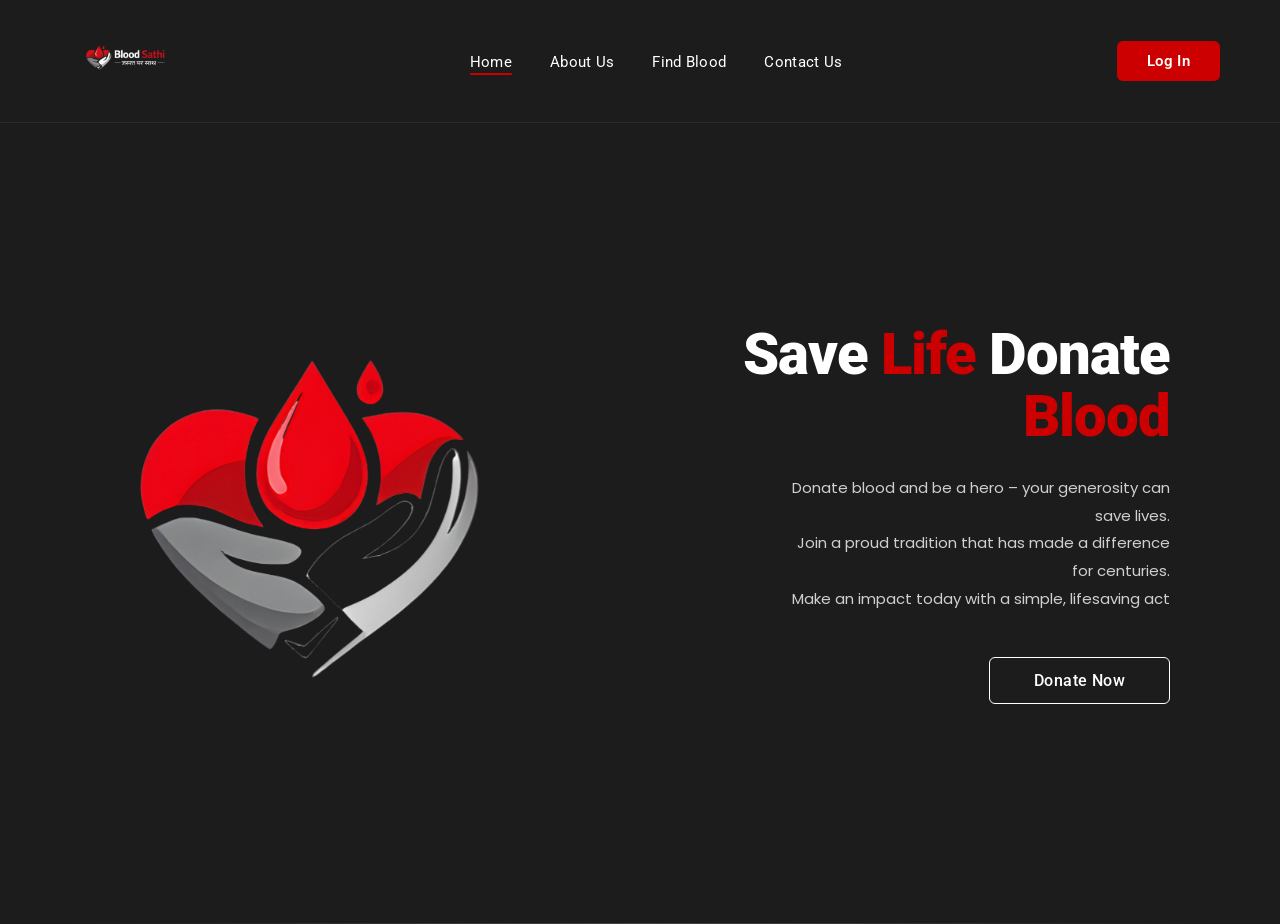
<file: index.html>
<!DOCTYPE html>
<html lang="en">
<head>
  <meta charset="UTF-8" />
  <meta name="viewport" content="width=device-width, initial-scale=1.0"/>
  <title>Blood Saathi – जरूरत पर साथ</title>
  <link href="https://fonts.googleapis.com/css2?family=Roboto:wght@400;700;900&family=Poppins:wght@400;600&display=swap" rel="stylesheet"/>
  <style>
    *, *::before, *::after { margin: 0; padding: 0; box-sizing: border-box; }
    :root {
      --bg: #1c1c1c; --red: #cc0000; --red2: #e00000;
      --white: #ffffff; --gray: #aaaaaa; --gray2: #d0d0d0;
    }
    html { scroll-behavior: smooth; }
    body { background: var(--bg); color: var(--white); font-family: 'Roboto', sans-serif; min-height: 100vh; overflow-x: hidden; }

    /* NAVBAR */
    nav {
      display: flex; align-items: center; justify-content: space-between;
      padding: 16px 60px; background: var(--bg);
      border-bottom: 1px solid #2a2a2a; position: sticky; top: 0; z-index: 999;
    }
    .logo img { 
      height: 90px; 
      width: auto; 
      max-width: 150px;
      display: block;
      object-fit: contain;
      image-rendering: -webkit-optimize-contrast;
    }
    .nav-links { display: flex; align-items: center; gap: 38px; list-style: none; }
    .nav-links a {
      color: var(--white); text-decoration: none; font-size: 15px;
      font-weight: 400; letter-spacing: .3px; transition: color .2s; position: relative;
    }
    .nav-links a:hover { color: var(--red); }
    .nav-links .active::after {
      content: ''; position: absolute; bottom: -4px; left: 0; right: 0;
      height: 2px; background: var(--red); border-radius: 2px;
    }
    .btn-login {
      background: var(--red); color: var(--white); padding: 11px 30px;
      border-radius: 6px; font-size: 15px; font-weight: 600; text-decoration: none;
      transition: background .2s, transform .15s; letter-spacing: .3px;
    }
    .btn-login:hover { background: var(--red2); transform: translateY(-1px); }

    /* HERO */
    .hero {
      display: flex; align-items: center; justify-content: space-between;
      max-width: 1180px; margin: 0 auto; padding: 70px 60px 90px;
      gap: 50px; min-height: calc(100vh - 100px);
    }
    .hero-visual {
      flex: 0 0 400px; display: flex; align-items: center; justify-content: center;
      animation: fadeInLeft .9s ease both;
    }
    .hero-visual img {
      width: 100%; max-width: 400px; height: auto;
      animation: glowPulse 3.5s ease-in-out infinite;
    }
    .hero-content { flex: 1; text-align: right; animation: fadeInRight .9s .15s ease both; }
    .hero-title { font-size: 58px; font-weight: 900; line-height: 1.08; letter-spacing: -1px; margin-bottom: 26px; }
    .hero-title .red { color: var(--red); }
    .hero-desc {
      font-family: 'Poppins', sans-serif; font-size: 15px; color: var(--gray2);
      line-height: 1.85; margin-bottom: 44px; margin-left: auto; max-width: 380px;
    }
    .btn-donate {
      display: inline-block; border: 1.5px solid var(--white); color: var(--white);
      padding: 13px 44px; border-radius: 6px; font-size: 16px; font-weight: 500;
      font-family: 'Roboto', sans-serif; text-decoration: none; letter-spacing: .4px;
      transition: background .22s, border-color .22s, transform .15s;
    }
    .btn-donate:hover { background: var(--red); border-color: var(--red); transform: translateY(-2px); }

    .divider { height: 1px; background: linear-gradient(to right, transparent, #444, transparent); margin: 0 60px; }

    @keyframes fadeInLeft { from { opacity: 0; transform: translateX(-40px); } to { opacity: 1; transform: translateX(0); } }
    @keyframes fadeInRight { from { opacity: 0; transform: translateX(40px); } to { opacity: 1; transform: translateX(0); } }
    @keyframes glowPulse {
      0%, 100% { filter: drop-shadow(0 0 30px rgba(204,0,0,0.2)); }
      50%       { filter: drop-shadow(0 0 60px rgba(204,0,0,0.5)); }
    }

    @media (max-width: 900px) {
      .logo img { height: 164px; max-width: 110px; }
      nav { padding: 16px 24px; }
      .nav-links { gap: 20px; }
      .hero { flex-direction: column; padding: 50px 24px 60px; text-align: center; min-height: unset; }
      .hero-visual { flex: unset; width: 280px; }
      .hero-content { text-align: center; }
      .hero-desc { margin: 0 auto 32px; }
      .hero-title { font-size: 38px; }
      .divider { margin: 0 24px; }
    }
    @media (max-width: 600px) {
      .nav-links { display: none; }
      .hero-title { font-size: 32px; }
    }
  </style>
</head>
<body>

<nav>
  <a href="./" class="logo">
    <img src="Blood_Saathi.png" alt="Blood Saathi Logo" />
  </a>
  <ul class="nav-links">
    <li><a href="#" class="active">Home</a></li>
    <li><a href="about.html">About Us</a></li>
    <li><a href="#">Find Blood</a></li>
    <li><a href="contact.html">Contact Us</a></li>
  </ul>
  <a href="login.html" class="btn-login">Log In</a>
</nav>

<section class="hero">
  <div class="hero-visual">
    <img src="heart_logo.png" alt="Blood Donation Heart" />
  </div>
  <div class="hero-content">
    <h1 class="hero-title">
      Save <span class="red">Life</span> Donate<br>
      <span class="red">Blood</span>
    </h1>
    <p class="hero-desc">
      Donate blood and be a hero – your generosity can save lives.<br>
      Join a proud tradition that has made a difference for centuries.<br>
      Make an impact today with a simple, lifesaving act
    </p>
    <a href="#" class="btn-donate">Donate Now</a>
  </div>
</section>

<div class="divider"></div>

</body>
</html>
</file>
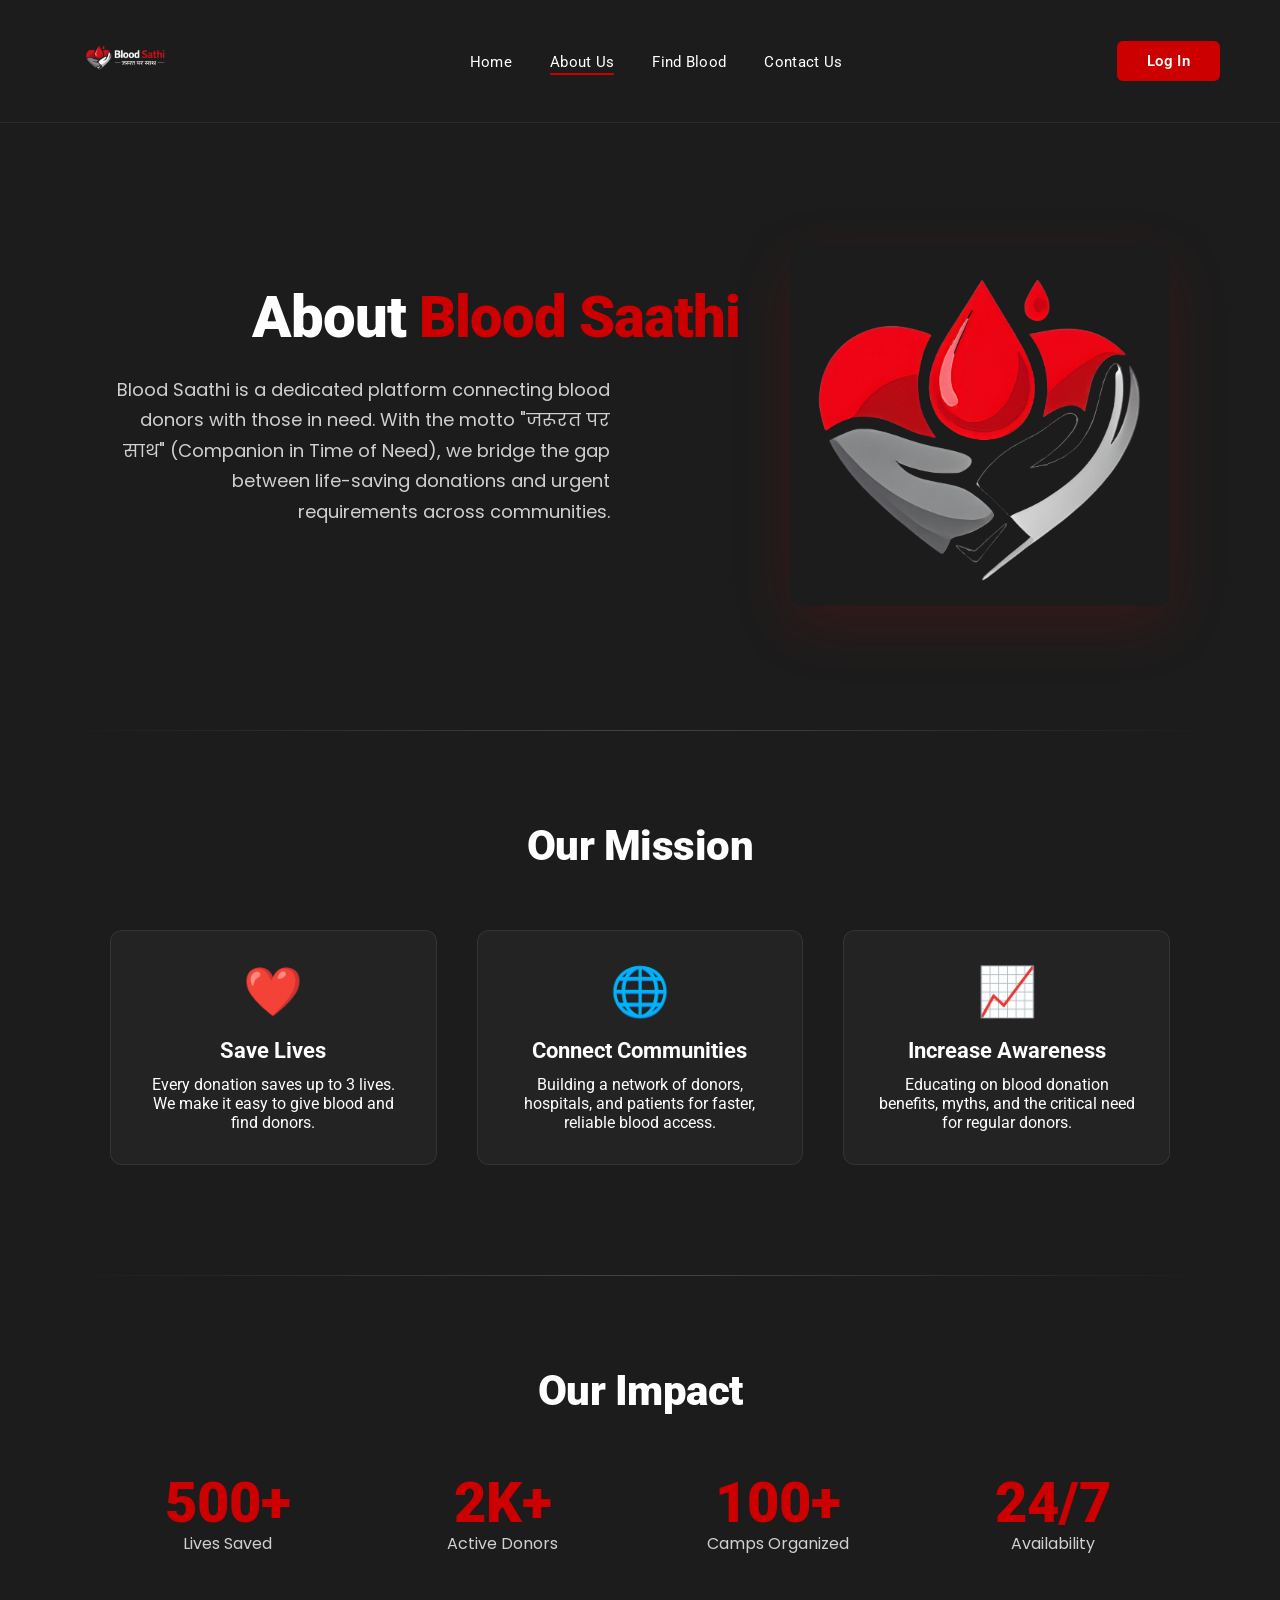
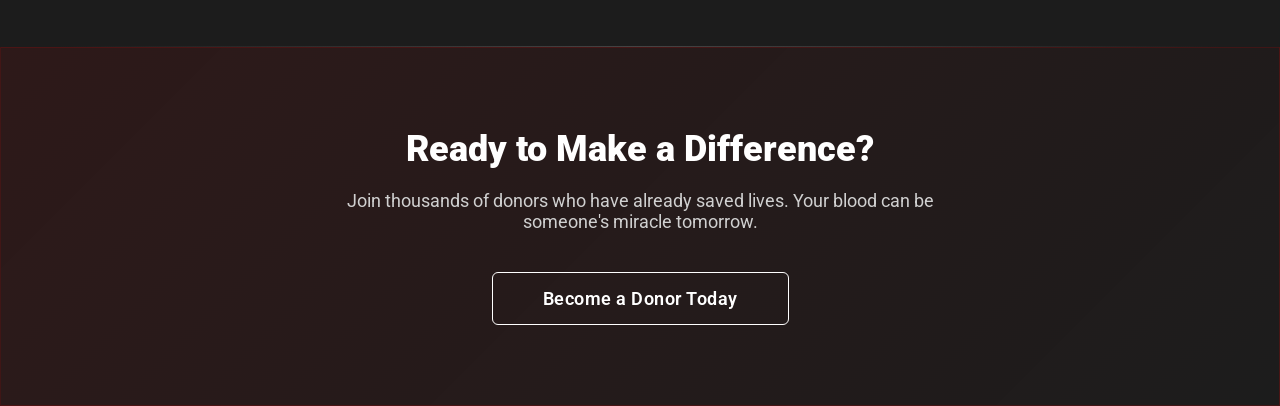
<file: about.html>
<!DOCTYPE html>
<html lang="en">
<head>
  <meta charset="UTF-8" />
  <meta name="viewport" content="width=device-width, initial-scale=1.0"/>
  <title>About Us - Blood Saathi</title>
  <link href="https://fonts.googleapis.com/css2?family=Roboto:wght@400;700;900&family=Poppins:wght@400;600&display=swap" rel="stylesheet"/>
  <style>
    *, *::before, *::after { margin: 0; padding: 0; box-sizing: border-box; }
    :root {
      --bg: #1c1c1c; --red: #cc0000; --red2: #e00000;
      --white: #ffffff; --gray: #aaaaaa; --gray2: #d0d0d0;
    }
    html { scroll-behavior: smooth; }
    body { background: var(--bg); color: var(--white); font-family: 'Roboto', sans-serif; min-height: 100vh; overflow-x: hidden; }

    /* NAVBAR */
    nav {
      display: flex; align-items: center; justify-content: space-between;
      padding: 16px 60px; background: var(--bg);
      border-bottom: 1px solid #2a2a2a; position: sticky; top: 0; z-index: 999;
    }
    .logo img { 
      height: 90px; 
      width: auto; 
      max-width: 150px;
      display: block;
      object-fit: contain;
      image-rendering: -webkit-optimize-contrast;
    }
    .nav-links { display: flex; align-items: center; gap: 38px; list-style: none; }
    .nav-links a {
      color: var(--white); text-decoration: none; font-size: 15px;
      font-weight: 400; letter-spacing: .3px; transition: color .2s; position: relative;
    }
    .nav-links a:hover { color: var(--red); }
    .nav-links .active::after {
      content: ''; position: absolute; bottom: -4px; left: 0; right: 0;
      height: 2px; background: var(--red); border-radius: 2px;
    }
    .btn-login {
      background: var(--red); color: var(--white); padding: 11px 30px;
      border-radius: 6px; font-size: 15px; font-weight: 600; text-decoration: none;
      transition: background .2s, transform .15s; letter-spacing: .3px;
    }
    .btn-login:hover { background: var(--red2); transform: translateY(-1px); }

    /* ABOUT HERO */
    .about-hero {
      display: flex; align-items: center; justify-content: space-between;
      max-width: 1180px; margin: 0 auto; padding: 120px 60px;
      gap: 50px; text-align: right;
    }
    .about-hero-text { flex: 1; }
    .about-hero-title { 
      font-size: 58px; font-weight: 900; line-height: 1.08; 
      margin-bottom: 26px; letter-spacing: -1px;
    }
    .about-hero-title .red { color: var(--red); }
    .about-hero-desc {
      font-family: 'Poppins', sans-serif; font-size: 18px; color: var(--gray2);
      line-height: 1.7; margin-bottom: 40px; max-width: 500px;
    }
    .about-visual {
      flex: 0 0 380px; text-align: center;
    }
    .about-visual img {
      width: 100%; max-width: 380px; height: auto; border-radius: 12px;
      box-shadow: 0 20px 60px rgba(204,0,0,0.15);
    }

    /* SECTIONS */
    .section {
      max-width: 1180px; margin: 0 auto; padding: 90px 60px;
    }
    .section-title {
      font-size: 42px; font-weight: 900; text-align: center;
      margin-bottom: 60px; letter-spacing: -0.5px;
    }
    .section-title .red { color: var(--red); }
    .mission-grid {
      display: grid; grid-template-columns: repeat(auto-fit, minmax(320px, 1fr));
      gap: 40px; margin-bottom: 20px;
    }
    .mission-item {
      background: rgba(255,255,255,0.03); padding: 32px;
      border-radius: 12px; border: 1px solid rgba(255,255,255,0.08);
      text-align: center; transition: transform 0.3s, box-shadow 0.3s;
    }
    .mission-item:hover {
      transform: translateY(-8px); box-shadow: 0 20px 40px rgba(204,0,0,0.1);
    }
    .mission-icon { font-size: 48px; color: var(--red); margin-bottom: 18px; }
    .mission-item h3 { font-size: 22px; font-weight: 700; margin-bottom: 12px; }
    .stats-grid {
      display: grid; grid-template-columns: repeat(auto-fit, minmax(220px, 1fr));
      gap: 40px; text-align: center;
    }
    .stat { }
    .stat-number {
      font-size: 56px; font-weight: 900; color: var(--red);
      display: block; line-height: 1;
    }
    .stat-label { font-size: 16px; color: var(--gray2); margin-top: 8px; font-family: 'Poppins', sans-serif; }

    .cta {
      text-align: center; padding: 80px 60px; background: linear-gradient(135deg, rgba(204,0,0,0.1), transparent);
      border: 1px solid rgba(204,0,0,0.2);
    }
    .cta-title {
      font-size: 36px; font-weight: 900; margin-bottom: 20px;
    }
    .cta-title .red { color: var(--red); }
    .cta-desc { font-size: 18px; color: var(--gray2); margin-bottom: 40px; max-width: 600px; margin-left: auto; margin-right: auto; }

    .divider { height: 1px; background: linear-gradient(to right, transparent, #444, transparent); margin: 0 60px; }

    @keyframes fadeInUp { from { opacity: 0; transform: translateY(40px); } to { opacity: 1; transform: translateY(0); } }
    .about-hero-text { animation: fadeInUp 0.9s ease both; }
    .about-visual { animation: fadeInUp 0.9s 0.2s ease both; }
    .mission-item:nth-child(1) { animation: fadeInUp 0.9s 0.4s both; }
    .mission-item:nth-child(2) { animation: fadeInUp 0.9s 0.5s both; }
    .mission-item:nth-child(3) { animation: fadeInUp 0.9s 0.6s both; }

    @media (max-width: 900px) {
      nav, .about-hero, .section, .cta { padding-left: 24px; padding-right: 24px; }
      .logo img { height: 70px; max-width: 130px; }
      .about-hero { flex-direction: column; text-align: center; padding-top: 80px; padding-bottom: 80px; }
      .about-hero-title { font-size: 42px; }
      .section-title { font-size: 32px; }
      .about-visual { max-width: 300px; }
      .divider { margin: 0 24px; }
    }
    @media (max-width: 600px) {
      .nav-links { display: none; }
      .about-hero-title { font-size: 32px; }
      .section-title { font-size: 28px; }
    }
  </style>
</head>
<body>

<nav>
  <a href="./" class="logo">
    <img src="Blood_Saathi.png" alt="Blood Saathi Logo" />
  </a>
  <ul class="nav-links">
    <li><a href="index.html">Home</a></li>
    <li><a href="about.html" class="active">About Us</a></li>
    <li><a href="#">Find Blood</a></li>
    <li><a href="contact.html">Contact Us</a></li>
  </ul>
  <a href="login.html" class="btn-login">Log In</a>
</nav>

<section class="about-hero">
  <div class="about-hero-text">
    <h1 class="about-hero-title">
      About <span class="red">Blood Saathi</span>
    </h1>
    <p class="about-hero-desc">
      Blood Saathi is a dedicated platform connecting blood donors with those in need. 
      With the motto "जरूरत पर साथ" (Companion in Time of Need), we bridge the gap 
      between life-saving donations and urgent requirements across communities.
    </p>
  </div>
  <div class="about-visual">
    <img src="heart_logo.png" alt="Blood Donation Mission" />
  </div>
</section>

<div class="divider"></div>

<section class="section">
  <h2 class="section-title">Our Mission</h2>
  <div class="mission-grid">
    <div class="mission-item">
      <div class="mission-icon">❤️</div>
      <h3>Save Lives</h3>
      <p>Every donation saves up to 3 lives. We make it easy to give blood and find donors.</p>
    </div>
    <div class="mission-item">
      <div class="mission-icon">🌐</div>
      <h3>Connect Communities</h3>
      <p>Building a network of donors, hospitals, and patients for faster, reliable blood access.</p>
    </div>
    <div class="mission-item">
      <div class="mission-icon">📈</div>
      <h3>Increase Awareness</h3>
      <p>Educating on blood donation benefits, myths, and the critical need for regular donors.</p>
    </div>
  </div>
</section>

<div class="divider"></div>

<section class="section">
  <h2 class="section-title">Our Impact</h2>
  <div class="stats-grid">
    <div class="stat">
      <span class="stat-number">500+</span>
      <span class="stat-label">Lives Saved</span>
    </div>
    <div class="stat">
      <span class="stat-number">2K+</span>
      <span class="stat-label">Active Donors</span>
    </div>
    <div class="stat">
      <span class="stat-number">100+</span>
      <span class="stat-label">Camps Organized</span>
    </div>
    <div class="stat">
      <span class="stat-number">24/7</span>
      <span class="stat-label">Availability</span>
    </div>
  </div>
</section>

<div class="divider"></div>

<section class="cta">
  <h2 class="cta-title">Ready to Make a Difference?</h2>
  <p class="cta-desc">
    Join thousands of donors who have already saved lives. 
    Your blood can be someone's miracle tomorrow.
  </p>
  <a href="index.html" class="btn-donate" style="
    display: inline-block; border: 1.5px solid var(--white); color: var(--white);
    padding: 15px 50px; border-radius: 6px; font-size: 18px; font-weight: 600;
    text-decoration: none; letter-spacing: .5px; transition: all .3s;
    background: transparent;
  ">Become a Donor Today</a>
</section>

</body>
</html>
</file>
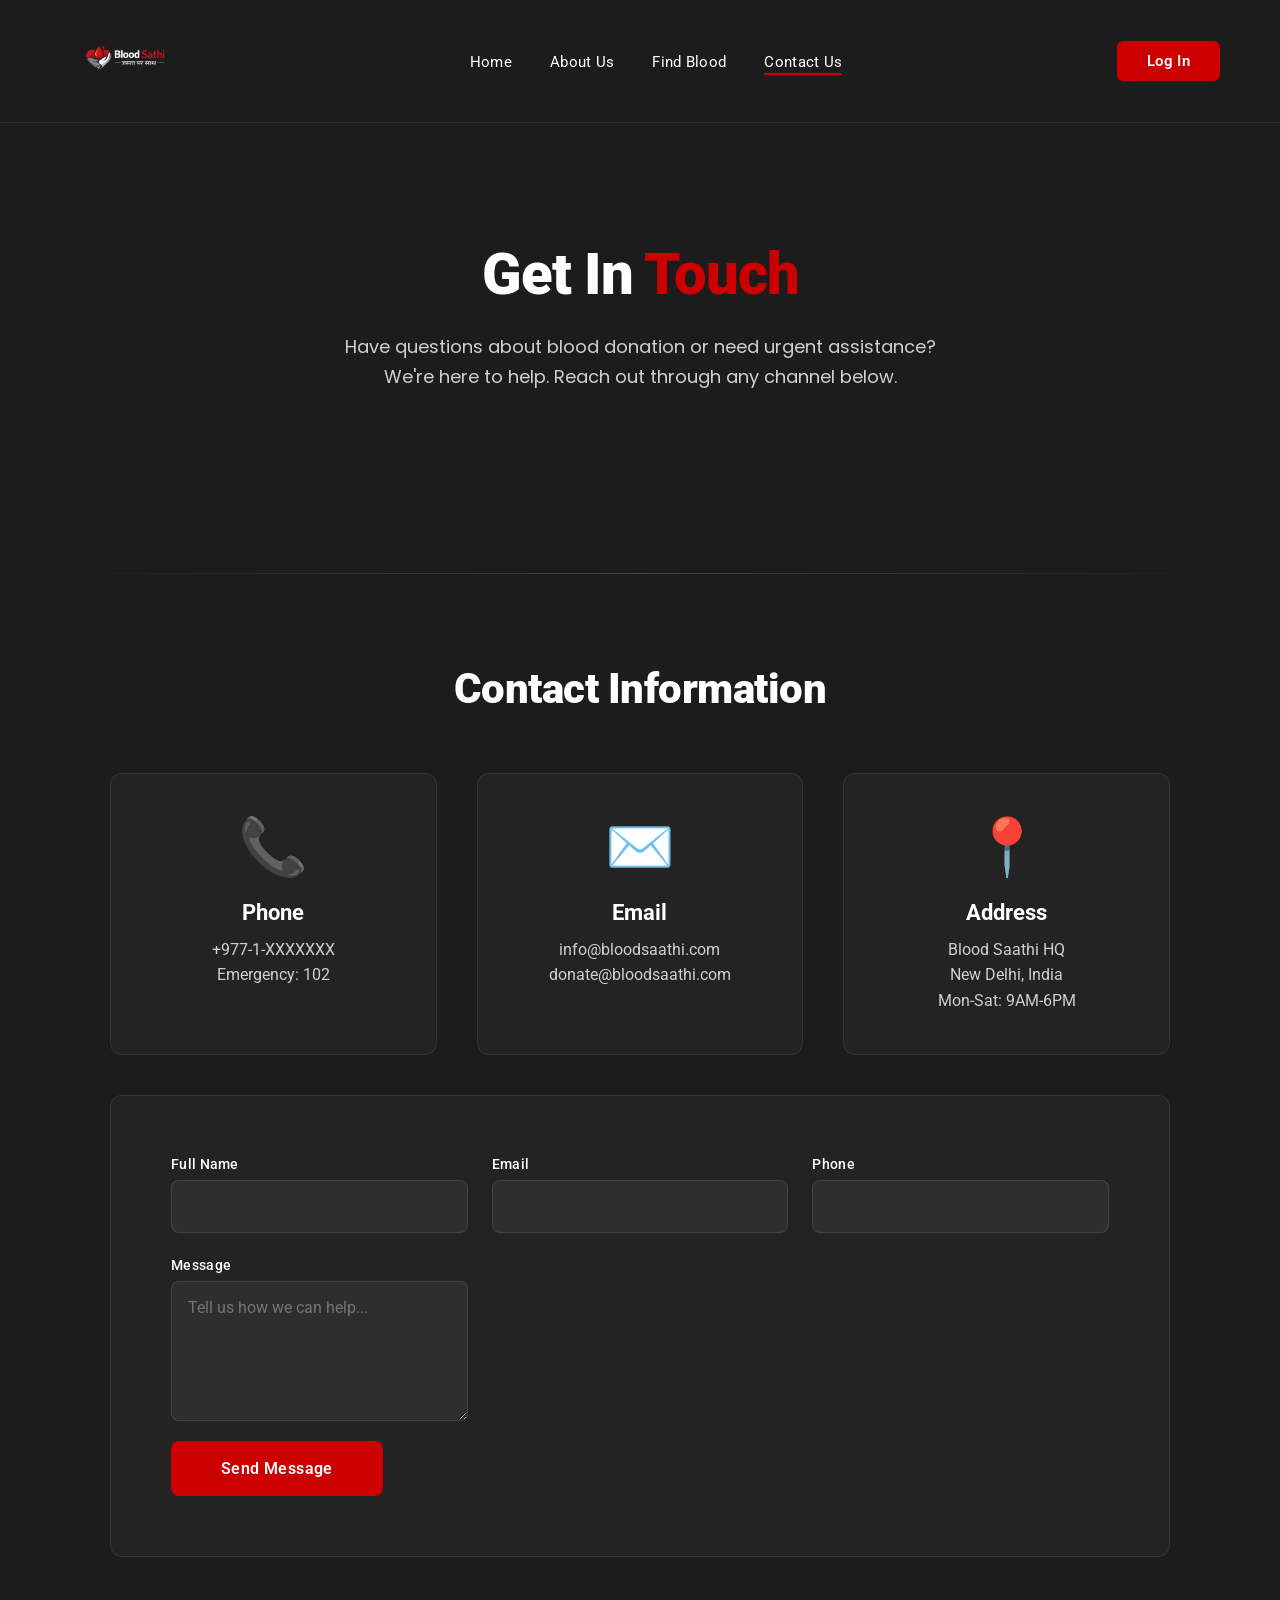
<file: contact.html>
<!DOCTYPE html>
<html lang="en">
<head>
  <meta charset="UTF-8" />
  <meta name="viewport" content="width=device-width, initial-scale=1.0"/>
  <title>Contact Us - Blood Saathi</title>
  <link href="https://fonts.googleapis.com/css2?family=Roboto:wght@400;700;900&family=Poppins:wght@400;600&display=swap" rel="stylesheet"/>
  <style>
    *, *::before, *::after { margin: 0; padding: 0; box-sizing: border-box; }
    :root {
      --bg: #1c1c1c; --red: #cc0000; --red2: #e00000;
      --white: #ffffff; --gray: #aaaaaa; --gray2: #d0d0d0;
    }
    html { scroll-behavior: smooth; }
    body { background: var(--bg); color: var(--white); font-family: 'Roboto', sans-serif; min-height: 100vh; overflow-x: hidden; }

    /* NAVBAR */
    nav {
      display: flex; align-items: center; justify-content: space-between;
      padding: 16px 60px; background: var(--bg);
      border-bottom: 1px solid #2a2a2a; position: sticky; top: 0; z-index: 999;
    }
    .logo img { 
      height: 90px; 
      width: auto; 
      max-width: 150px;
      display: block;
      object-fit: contain;
      image-rendering: -webkit-optimize-contrast;
    }
    .nav-links { display: flex; align-items: center; gap: 38px; list-style: none; }
    .nav-links a {
      color: var(--white); text-decoration: none; font-size: 15px;
      font-weight: 400; letter-spacing: .3px; transition: color .2s; position: relative;
    }
    .nav-links a:hover { color: var(--red); }
    .nav-links .active::after {
      content: ''; position: absolute; bottom: -4px; left: 0; right: 0;
      height: 2px; background: var(--red); border-radius: 2px;
    }
    .btn-login {
      background: var(--red); color: var(--white); padding: 11px 30px;
      border-radius: 6px; font-size: 15px; font-weight: 600; text-decoration: none;
      transition: background .2s, transform .15s; letter-spacing: .3px;
    }
    .btn-login:hover { background: var(--red2); transform: translateY(-1px); }

    /* CONTACT HERO */
    .contact-hero {
      text-align: center; max-width: 1180px; margin: 0 auto; padding: 120px 60px;
    }
    .contact-hero-title { 
      font-size: 58px; font-weight: 900; line-height: 1.08; 
      margin-bottom: 26px; letter-spacing: -1px;
    }
    .contact-hero-title .red { color: var(--red); }
    .contact-hero-desc {
      font-family: 'Poppins', sans-serif; font-size: 18px; color: var(--gray2);
      line-height: 1.7; margin-bottom: 60px; max-width: 600px; margin-left: auto; margin-right: auto;
    }

    /* CONTACT INFO */
    .section {
      max-width: 1180px; margin: 0 auto; padding: 90px 60px;
    }
    .section-title {
      font-size: 42px; font-weight: 900; text-align: center;
      margin-bottom: 60px; letter-spacing: -0.5px;
    }
    .section-title .red { color: var(--red); }
    .contact-grid {
      display: grid; grid-template-columns: repeat(auto-fit, minmax(320px, 1fr));
      gap: 40px;
    }
    .contact-card {
      background: rgba(255,255,255,0.03); padding: 40px 32px;
      border-radius: 12px; border: 1px solid rgba(255,255,255,0.08);
      text-align: center; transition: transform 0.3s, box-shadow 0.3s;
    }
    .contact-card:hover {
      transform: translateY(-8px); box-shadow: 0 20px 40px rgba(204,0,0,0.1);
    }
    .contact-icon { font-size: 56px; color: var(--red); margin-bottom: 20px; }
    .contact-card h3 { font-size: 22px; font-weight: 700; margin-bottom: 12px; }
    .contact-card p { color: var(--gray2); line-height: 1.6; }

    /* FORM */
    .form-section {
      background: rgba(255,255,255,0.03); border-radius: 12px;
      padding: 60px; border: 1px solid rgba(255,255,255,0.08); margin-top: 40px;
    }
    .form-grid {
      display: grid; grid-template-columns: repeat(auto-fit, minmax(280px, 1fr));
      gap: 24px;
    }
    .form-group {
      display: flex; flex-direction: column;
    }
    .form-group label {
      font-weight: 500; margin-bottom: 8px; color: var(--white);
      font-size: 14px; letter-spacing: .3px;
    }
    .form-group input, .form-group textarea {
      background: rgba(255,255,255,0.05); border: 1px solid rgba(255,255,255,0.1);
      color: var(--white); padding: 16px; border-radius: 8px;
      font-family: inherit; font-size: 16px; transition: border-color .2s, box-shadow .2s;
    }
    .form-group input:focus, .form-group textarea:focus {
      outline: none; border-color: var(--red); box-shadow: 0 0 0 3px rgba(204,0,0,0.1);
    }
    .form-group textarea { min-height: 140px; resize: vertical; }
    .btn-submit {
      background: var(--red); color: var(--white); border: none;
      padding: 18px 50px; border-radius: 8px; font-size: 16px; font-weight: 600;
      cursor: pointer; transition: background .2s, transform .15s;
      font-family: 'Roboto', sans-serif; letter-spacing: .4px; margin-top: 20px;
    }
    .btn-submit:hover { background: var(--red2); transform: translateY(-2px); }

    .divider { height: 1px; background: linear-gradient(to right, transparent, #444, transparent); margin: 0 60px; }

    @keyframes fadeInUp { from { opacity: 0; transform: translateY(40px); } to { opacity: 1; transform: translateY(0); } }
    .contact-hero-title { animation: fadeInUp 0.9s ease both; }
    .contact-hero-desc { animation: fadeInUp 0.9s 0.2s ease both; }
    .contact-card:nth-child(1) { animation: fadeInUp 0.9s 0.4s both; }
    .contact-card:nth-child(2) { animation: fadeInUp 0.9s 0.5s both; }
    .contact-card:nth-child(3) { animation: fadeInUp 0.9s 0.6s both; }

    @media (max-width: 900px) {
      nav, .contact-hero, .section, .form-section { padding-left: 24px; padding-right: 24px; }
      .logo img { height: 70px; max-width: 130px; }
      .contact-hero-title { font-size: 42px; }
      .section-title { font-size: 32px; }
      .form-section { padding: 40px 24px; }
      .form-grid { grid-template-columns: 1fr; }
      .divider { margin: 0 24px; }
    }
    @media (max-width: 600px) {
      .nav-links { display: none; }
      .contact-hero-title { font-size: 32px; }
    }
  </style>
</head>
<body>

<nav>
  <a href="./" class="logo">
    <img src="Blood_Saathi.png" alt="Blood Saathi Logo" />
  </a>
  <ul class="nav-links">
    <li><a href="index.html" >Home</a></li>
    <li><a href="about.html">About Us</a></li>
    <li><a href="#">Find Blood</a></li>
    <li><a href="contact.html" class="active">Contact Us</a></li>
  </ul>
  <a href="login.html" class="btn-login">Log In</a>
</nav>

<section class="contact-hero">
  <h1 class="contact-hero-title">
    Get In <span class="red">Touch</span>
  </h1>
  <p class="contact-hero-desc">
    Have questions about blood donation or need urgent assistance? 
    We're here to help. Reach out through any channel below.
  </p>
</section>

<div class="divider"></div>

<section class="section">
  <h2 class="section-title">Contact Information</h2>
  <div class="contact-grid">
    <div class="contact-card">
      <div class="contact-icon">📞</div>
      <h3>Phone</h3>
      <p>+977-1-XXXXXXX<br>Emergency: 102</p>
    </div>
    <div class="contact-card">
      <div class="contact-icon">✉️</div>
      <h3>Email</h3>
      <p>info@bloodsaathi.com<br>donate@bloodsaathi.com</p>
    </div>
    <div class="contact-card">
      <div class="contact-icon">📍</div>
      <h3>Address</h3>
      <p>Blood Saathi HQ<br>New Delhi, India<br>Mon-Sat: 9AM-6PM</p>
    </div>
  </div>

  <div class="form-section">
    <div class="form-grid">
      <div class="form-group">
        <label for="name">Full Name</label>
        <input type="text" id="name" required>
      </div>
      <div class="form-group">
        <label for="email">Email</label>
        <input type="email" id="email" required>
      </div>
      <div class="form-group">
        <label for="phone">Phone</label>
        <input type="tel" id="phone">
      </div>
      <div class="form-group">
        <label for="message">Message</label>
        <textarea id="message" placeholder="Tell us how we can help..." required></textarea>
      </div>
    </div>
    <button class="btn-submit">Send Message</button>
  </div>
</section>

</body>
</html>
</file>
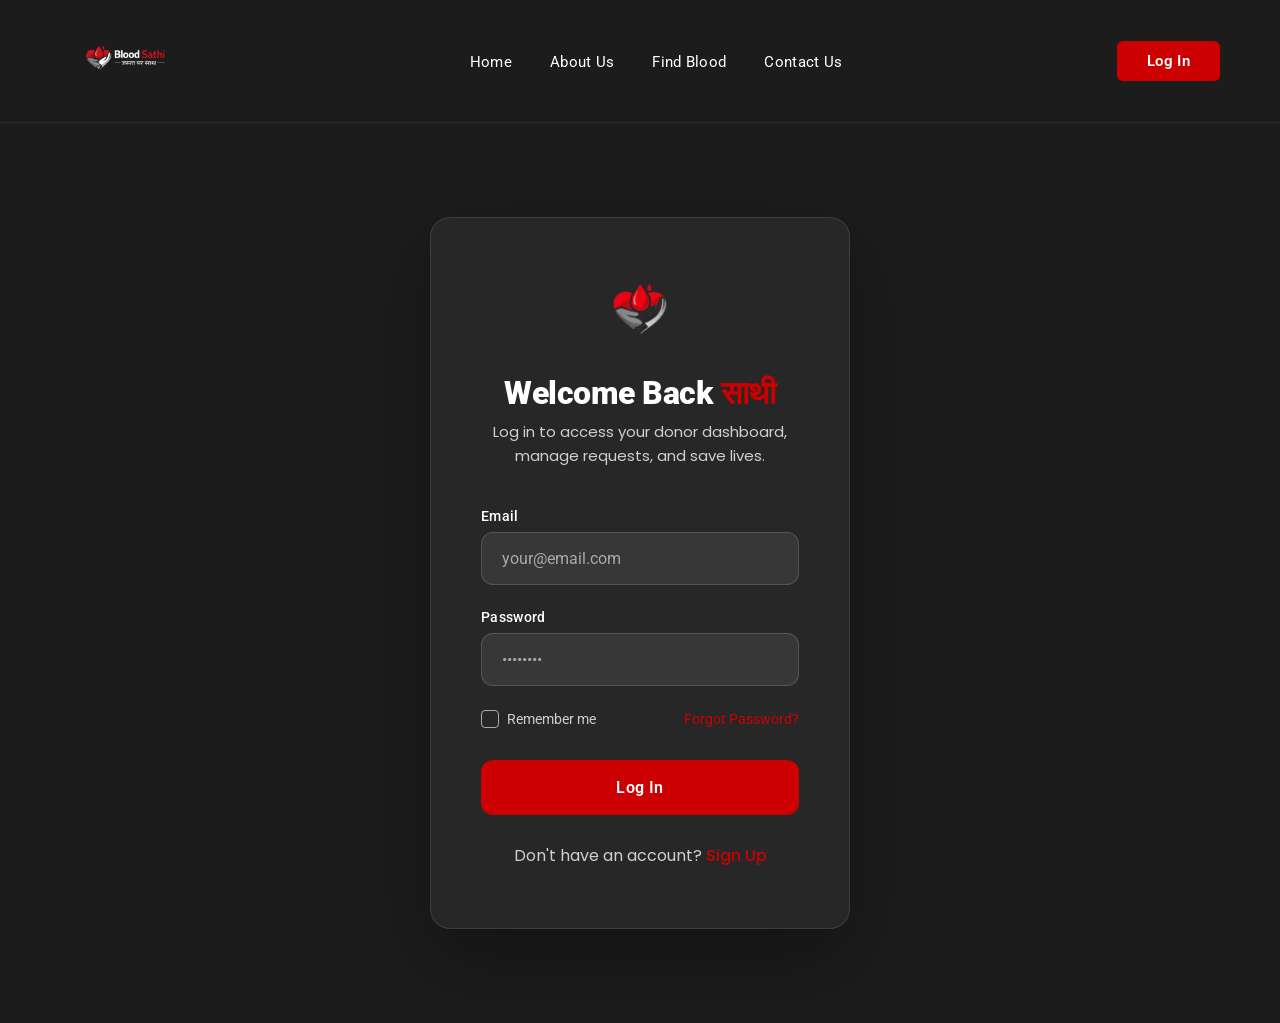
<file: login.html>
<!DOCTYPE html>
<html lang="en">
<head>
  <meta charset="UTF-8" />
  <meta name="viewport" content="width=device-width, initial-scale=1.0"/>
  <title>Log In - Blood Saathi</title>
  <link href="https://fonts.googleapis.com/css2?family=Roboto:wght@400;700;900&family=Poppins:wght@400;600&display=swap" rel="stylesheet"/>
  <style>
    *, *::before, *::after { margin: 0; padding: 0; box-sizing: border-box; }
    :root {
      --bg: #1c1c1c; --red: #cc0000; --red2: #e00000;
      --white: #ffffff; --gray: #aaaaaa; --gray2: #d0d0d0;
    }
    html { scroll-behavior: smooth; }
    body { background: var(--bg); color: var(--white); font-family: 'Roboto', sans-serif; min-height: 100vh; overflow-x: hidden; }

    /* NAVBAR */
    nav {
      display: flex; align-items: center; justify-content: space-between;
      padding: 16px 60px; background: var(--bg);
      border-bottom: 1px solid #2a2a2a; position: sticky; top: 0; z-index: 999;
    }
    .logo img { 
      height: 90px; 
      width: auto; 
      max-width: 150px;
      display: block;
      object-fit: contain;
      image-rendering: -webkit-optimize-contrast;
    }
    .nav-links { display: flex; align-items: center; gap: 38px; list-style: none; }
    .nav-links a {
      color: var(--white); text-decoration: none; font-size: 15px;
      font-weight: 400; letter-spacing: .3px; transition: color .2s; position: relative;
    }
    .nav-links a:hover { color: var(--red); }
    .nav-links .active::after {
      content: ''; position: absolute; bottom: -4px; left: 0; right: 0;
      height: 2px; background: var(--red); border-radius: 2px;
    }
    .btn-login {
      background: var(--red); color: var(--white); padding: 11px 30px;
      border-radius: 6px; font-size: 15px; font-weight: 600; text-decoration: none;
      transition: background .2s, transform .15s; letter-spacing: .3px;
    }
    .btn-login:hover { background: var(--red2); transform: translateY(-1px); }

    /* LOGIN FORM */
    .login-container {
      min-height: 100vh; display: flex; align-items: center; justify-content: center;
      padding: 20px;
    }
    .login-card {
      background: rgba(255,255,255,0.05); backdrop-filter: blur(10px);
      border: 1px solid rgba(255,255,255,0.1); border-radius: 20px;
      padding: 60px 50px; max-width: 420px; width: 100%; box-shadow: 0 30px 80px rgba(0,0,0,0.3);
      animation: slideUp 0.8s ease both;
    }
    .login-logo {
      text-align: center; margin-bottom: 32px;
    }
    .login-logo img {
      height: 60px; width: auto; max-width: 120px;
    }
    .login-title {
      font-size: 32px; font-weight: 900; text-align: center; margin-bottom: 8px;
      letter-spacing: -0.5px;
    }
    .login-title .red { color: var(--red); }
    .login-desc {
      color: var(--gray2); text-align: center; font-family: 'Poppins', sans-serif;
      margin-bottom: 40px; font-size: 15px; line-height: 1.6;
    }
    .form-group {
      margin-bottom: 24px; display: flex; flex-direction: column;
    }
    .form-group label {
      font-weight: 500; margin-bottom: 8px; color: var(--white);
      font-size: 14px; letter-spacing: .3px;
    }
    .form-group input {
      background: rgba(255,255,255,0.08); border: 1px solid rgba(255,255,255,0.15);
      color: var(--white); padding: 16px 20px; border-radius: 12px;
      font-family: inherit; font-size: 16px; transition: all .2s;
    }
    .form-group input:focus {
      outline: none; border-color: var(--red); box-shadow: 0 0 0 4px rgba(204,0,0,0.1);
      background: rgba(255,255,255,0.12);
    }
    .form-group input::placeholder { color: var(--gray); }
    .form-options {
      display: flex; align-items: center; justify-content: space-between;
      margin-bottom: 32px; font-size: 14px;
    }
    .remember {
      display: flex; align-items: center; gap: 8px; cursor: pointer;
      color: var(--gray2); user-select: none;
    }
    .checkbox {
      width: 18px; height: 18px; border: 1px solid var(--gray);
      border-radius: 4px; cursor: pointer; position: relative;
    }
    .checkbox:checked {
      background: var(--red); border-color: var(--red);
    }
    .checkbox:checked::after {
      content: '✓'; position: absolute; color: var(--white); font-size: 12px;
      top: 50%; left: 50%; transform: translate(-50%, -50%);
    }
    .forgot { color: var(--red); text-decoration: none; }
    .forgot:hover { text-decoration: underline; }
    .btn-submit {
      width: 100%; background: var(--red); color: var(--white); border: none;
      padding: 18px; border-radius: 12px; font-size: 16px; font-weight: 600;
      cursor: pointer; transition: all .2s; font-family: 'Roboto', sans-serif;
      letter-spacing: .4px;
    }
    .btn-submit:hover { background: var(--red2); transform: translateY(-1px); box-shadow: 0 10px 30px rgba(204,0,0,0.3); }
    .signup-link {
      text-align: center; margin-top: 28px; color: var(--gray2);
      font-family: 'Poppins', sans-serif;
    }
    .signup-link a { color: var(--red); text-decoration: none; font-weight: 500; }
    .signup-link a:hover { text-decoration: underline; }

    @keyframes slideUp { from { opacity: 0; transform: translateY(30px); } to { opacity: 1; transform: translateY(0); } }

    @media (max-width: 600px) {
      nav { padding: 16px 24px; }
      .login-card { padding: 40px 30px; margin: 20px; }
      .login-title { font-size: 28px; }
    }
  </style>
</head>
<body>

<nav>
  <a href="./" class="logo">
    <img src="Blood_Saathi.png" alt="Blood Saathi Logo" />
  </a>
  <ul class="nav-links">
    <li><a href="index.html">Home</a></li>
    <li><a href="about.html">About Us</a></li>
    <li><a href="#">Find Blood</a></li>
    <li><a href="contact.html">Contact Us</a></li>
  </ul>
  <a href="login.html" class="btn-login active">Log In</a>
</nav>

<div class="login-container">
  <div class="login-card">
    <div class="login-logo">
      <img src="heart_logo.png" alt="Blood Saathi" />
    </div>
    <h1 class="login-title">
      Welcome Back <span class="red">साथी</span>
    </h1>
    <p class="login-desc">
      Log in to access your donor dashboard, manage requests, and save lives.
    </p>
    <form>
      <div class="form-group">
        <label for="email">Email</label>
        <input type="email" id="email" placeholder="your@email.com" required>
      </div>
      <div class="form-group">
        <label for="password">Password</label>
        <input type="password" id="password" placeholder="••••••••" required>
      </div>
      <div class="form-options">
        <label class="remember">
          <span class="checkbox"></span>
          Remember me
        </label>
        <a href="#" class="forgot">Forgot Password?</a>
      </div>
      <button type="submit" class="btn-submit">Log In</button>
    </form>
    <div class="signup-link">
      Don't have an account? <a href="#">Sign Up</a>
    </div>
  </div>
</div>

</body>
</html>
</file>
